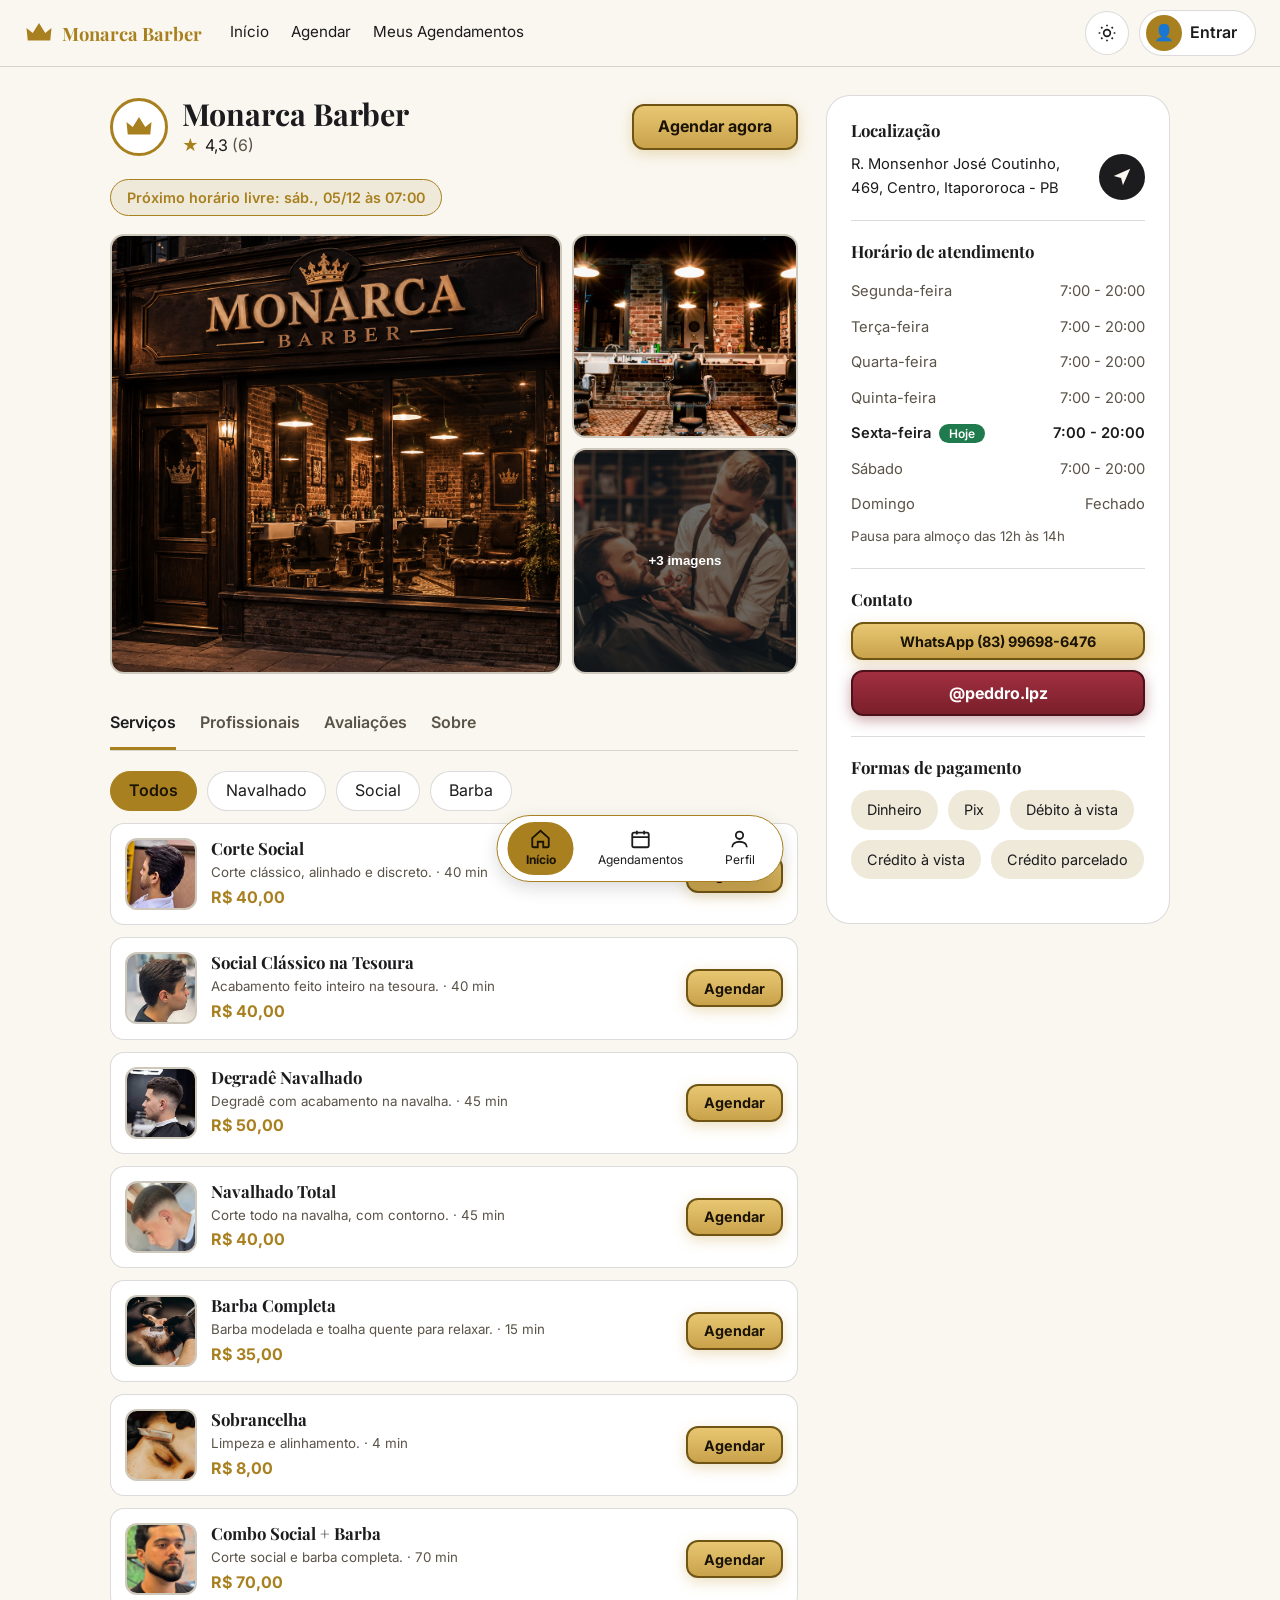
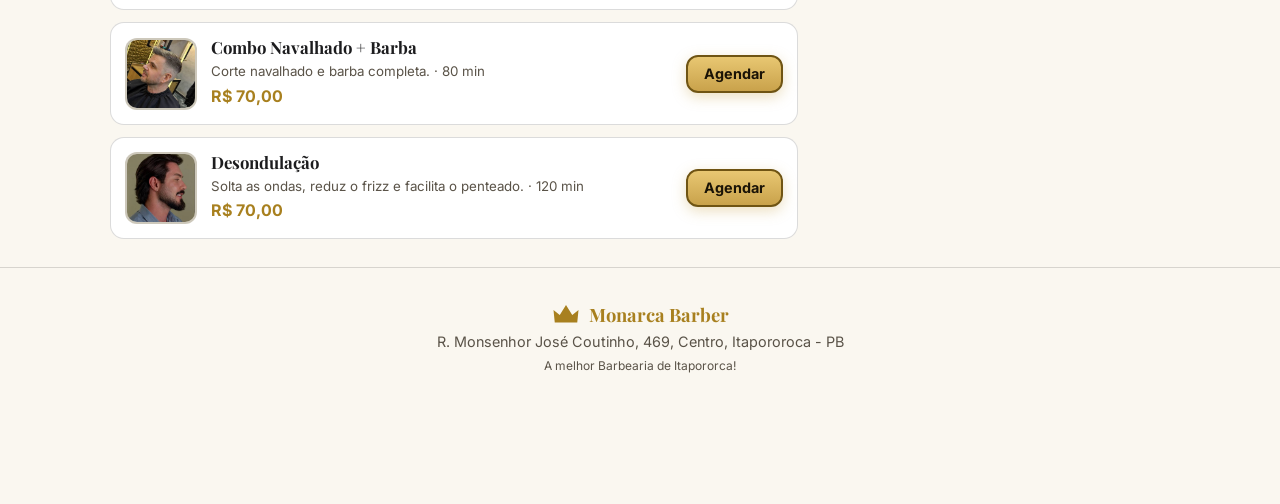
<file: HTML/index.html>
<!DOCTYPE html>
<html lang="pt-BR">
<head>
    <meta charset="UTF-8">
    <meta name="viewport" content="width=device-width, initial-scale=1, viewport-fit=cover">
    <link rel="icon" href="../IMG/logo.svg"> <!-- isso serve para deixar a logo da barbearia em amostra na aba-->
    <link href="https://fonts.googleapis.com/css2?family=Inter:wght@400;600;700&family=Playfair+Display:wght@600;700&display=swap" rel="stylesheet">
    <link rel="stylesheet" href="../CSS/base.css">
    <link rel="stylesheet" href="../CSS/componentes.css">
    <link rel="stylesheet" href="../CSS/paginas.css">
    <script src="../JAVASCRIPT/tema.js"></script>
    <title> Monarca Barber</title>
    <meta name="description" content="Agende seu corte no Monarca Barber: experiência de barbearia premium com profissionais especializados.">
</head>
<body data-pagina="inicio">
    <main class="pagina">

    <!-- Coluna Principal-->    
    <div>
        <div class="cabecalho-loja">
            <div class="logo-redondo"><svg viewBox="0 0 24 24" fill="currentColor" aria-hidden="true"><path d="M3 18h18l1-10-5 4-5-8-5 8-5-4z"/></svg></div> <!-- Imagem da coroa da loja em SVG-->
            <div>
                <h1> Monarca Barber</h1>
                <div id="nota-media"></div>
            </div>
            <a class="btn" id="btn-agendar" href="login.html">Agendar agora</a>
        </div>
        <span class="selo" id="selo"></span> <!-- isso dq é toda aquela coluna principal que aparece na página inicial, com o nome, foto, avaliação da barbearia e botão de agendar-->

        <!-- Fotos da tela inicial-->
        <div class="galeria-topo" id="galeria-topo"></div>

        <!-- 4 abas/painéis: Serviços, Profissionais, Avaliações e sobre que aparecem logo abaixo das fotos do início-->
        <div class="abas-loja" role="tablist">
            <button role="tab" data-aba="servicos" aria-selected="true">Serviços</button>
            <button role="tab" data-aba="profissionais" aria-selected="false">Profissionais</button>
            <button role="tab" data-aba="avaliacoes" aria-hidden="false">Avaliações</button>
            <button role="tab" data-aba="sobre" aria-hidden="false">Sobre</button>
        </div>
        <!-- Só vai aparecer uma por vez-->
        <section class="painel" id="painel-servicos">
            <div class="filtros">
                <button class="ativo" data-cat="todos">Todos</button><button data-cat="navalhado">Navalhado</button>
                <button data-cat="social">Social</button><button data-cat="barba">Barba</button>
            </div>
            <div id="lista-servicos"></div>
        </section>

        <section class="painel" id="painel-profissionais" hidden>
            <div id="lista-profissionais"></div>
        </section>

        <section class="painel" id="painel-avaliacoes" hidden>
            <div class="resumo-notas" id="resumo-notas"></div>
            <p class="suave centro">Apenas clientes com atendimentos concluídos podem avaliar, em <a href="agendamentos.html">Agendamentos</a>.</p>
            <div id="lista-avaliacoes"></div>
        </section>

        <section class="painel" id="painel-sobre" hidden>
            <h2>Sobre a barbearia</h2>
            <p>A Monarca Barber nasceu da vontade de tratar cada cliente como realeza: corte bem feito, ambiente de respeito e horário cumprido. Aqui o tempo do cliente vale tanto quanto o do barbeiro.</p>
            <div class="numeros">
                <div><strong data-alvo="8">0</strong>anos de mercado</div>
                <div><strong data-alvo="3500">0</strong>clientes atendidos</div>
                <div><strong data-alvo="12000">0</strong>cortes realizados</div>
            </div>
            <h2>Jonas Nobre, dono e barbeiro</h2>
            <p style="margin-bottom:14px">Curso profissionalizante de Barbeiro, especialização em cortes navalhados, sociais, visagismo e mais de 8 anos de experiência.</p>
            <ul class="trajetoria">
                <li><strong>2018</strong> Curso de barbeiro</li><li><strong>2020</strong> cortes navalhados</li>
                <li><strong>2022</strong> Visagismo e Social</li><li><strong>2024</strong> Abre a Monarca Barber</li>
            </ul>
        </section>
    </div>

    <!-- Cartão Lateral da tela inicial, com a localização, contatos, formas de pagamentos, etc-->
    <aside class="lateral">
        <section>
            <h2>Localização</h2>
            <div class="endereco">
                <span id="texto-endereco"></span>
                <a class="seta-maps" id="link-maps" target="_blank" rel="noopener noferrer" aria-label="Abrir o endereço da barbearia no Google Maps">
                    <svg viewBox="0 0 24 24" fill="currentColor" aria-hidden="true"><path d="M3 11l18-8-8 18-2-8z"/></svg>
                </a>
            </div>
        </section>
        <section><h2>Horário de atendimento</h2><div id="lista-horarios"></div></section>
        <section>
            <h2>Contato</h2>
            <div class="contatos">
                <a class="btn btn-pequeno" id="link-whats" target="_blank" rel="noopener noferrer">WhatsApp</a>
                <a class="btn btn-vinho bnt-pequeno" id="link-insta" target="_blank" rel="noopener noferrer">Instagram</a>
            </div>
        </section>
        <section><h2>Formas de pagamento</h2><div class="chips" id="lista-pagamentos"></div></section>
    </aside>
    </main>

    <footer class="rodape">
    <div class="logo"><svg viewBox="0 0 24 24" fill="currentColor" aria-hidden="true"><path d="M3 18h18l1-10-5 4-5-8-5 8-5-4z"/></svg>Monarca Barber</div>
    <p class="suave">R. Monsenhor José Coutinho, 469, Centro, Itapororoca - PB</p>
    <p class="suave"><small>A melhor Barbearia de Itapororca!</small></p>
  </footer>

  <div class="lightbox" id="lightbox" role="dialog" aria-label="Foto ampliada">
    <button class="ant" aria-label="Foto anterior">‹</button><div class="foto-box"></div><button class="prox" aria-label="Próxima foto">›</button>
  </div>

  <script src="../JAVASCRIPT/armazenamento.js"></script>
  <script src="../JAVASCRIPT/dados.js"></script>
  <script src="../JAVASCRIPT/auth.js"></script>
  <script src="../JAVASCRIPT/topo.js"></script>
  <script src="../JAVASCRIPT/nav.js"></script>
  <script src="../JAVASCRIPT/home.js"></script>
</body>
</html>
</file>
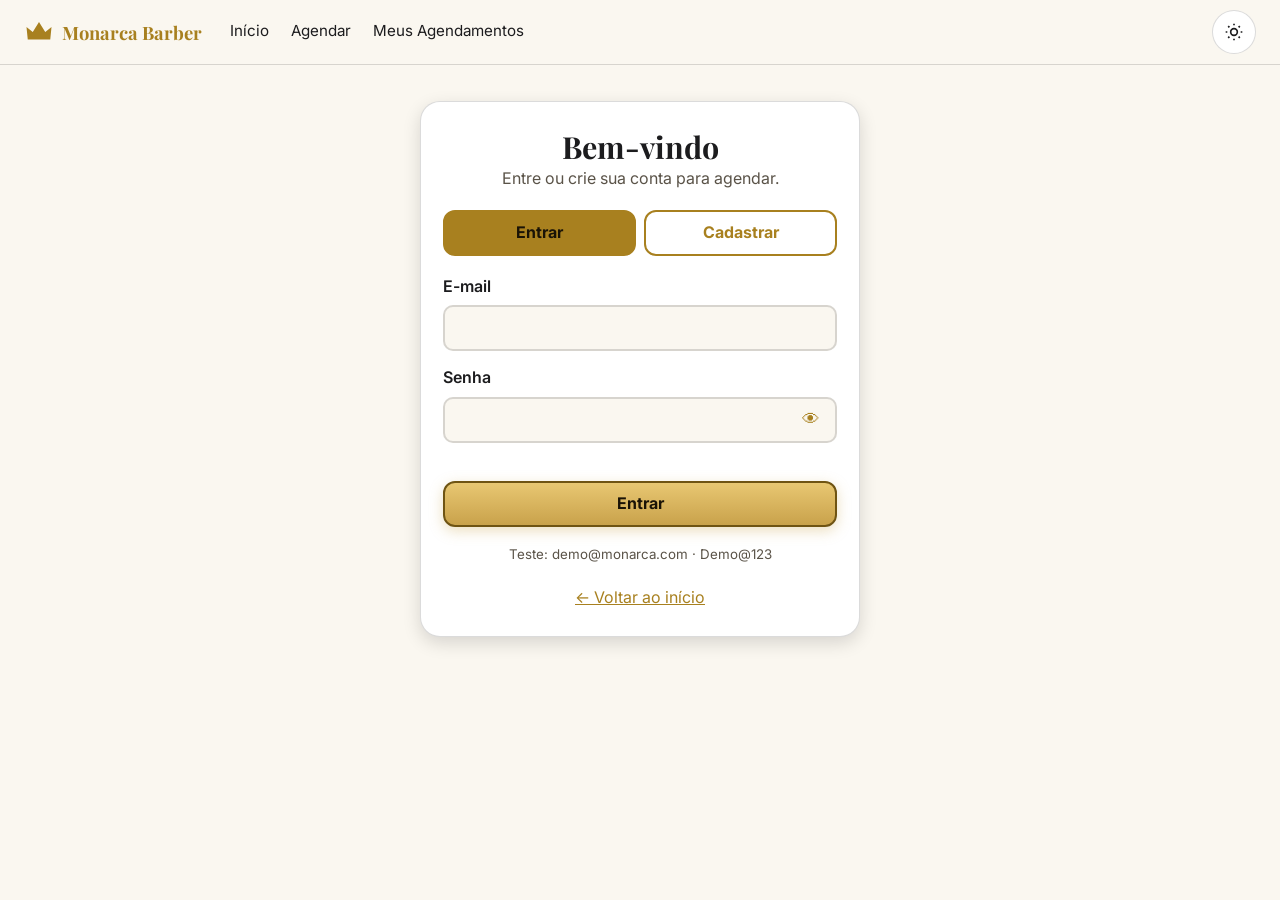
<file: HTML/agendamentos.html>
<!DOCTYPE html>
<html lang="pt-BR">
<head>
    <meta charset="UTF-8">
    <meta name="viewport" content="width=device-width, initial-scale=1, viewport-fit=cover">
    <link rel="icon" href="../IMG/logo.svg">
    <link href="https://fonts.googleapis.com/css2?family=Inter:wght@400;600;700&family=Playfair+Display:wght@600;700&display=swap" rel="stylesheet">
    <link rel="stylesheet" href="../CSS/base.css">
    <link rel="stylesheet" href="../CSS/componentes.css">
    <link rel="stylesheet" href="../CSS/paginas.css">
    <script src="../JAVASCRIPT/tema.js"></script>
    <title>Meus Agendamentos | Monarca Barber</title>
    <meta name="description" content="Confirme e acompanhe seus agendamentos na Monarca Barber.">
</head>
<body data-pagina="agendamentos" data-protegida="1">
    <main class="coluna">
        <h1>Meus Agendamentos</h1>
        <div class="numeros" id="resumo-topo"></div>

        <div class="abas-lojas" role="tablist">
            <button role="tab" data-aba="confirmar" aria-controls="true">Confirmar <span class="contador" id="contador-confirmar">0</span></button>
            <button role="tab" data-aba="concluidos" aria-controls="true">Concluídos <span class="contador" id="contador-concluidos">0</span></button>
            <button role="tab" data-aba="cancelados" aria-controls="true">Cancelados <span class="contador" id="contador-cancelados">0</span></button>
        </div>
        <section id="painel-confirmar"></section>
        <section id="painel-concluidos" hidden></section>
    </main>
    <script src="../JAVASCRIPT/armazenamento.js"></script>
    <script src="../JAVASCRIPT/dados.js"></script>
    <script src="../JAVASCRIPT/auth.js"></script>
    <script src="../JAVASCRIPT/topo.js"></script>
    <script src="../JAVASCRIPT/nav.js"></script>
    <script src="../JAVASCRIPT/agendamentos.js"></script>
</body>
</html>
</file>
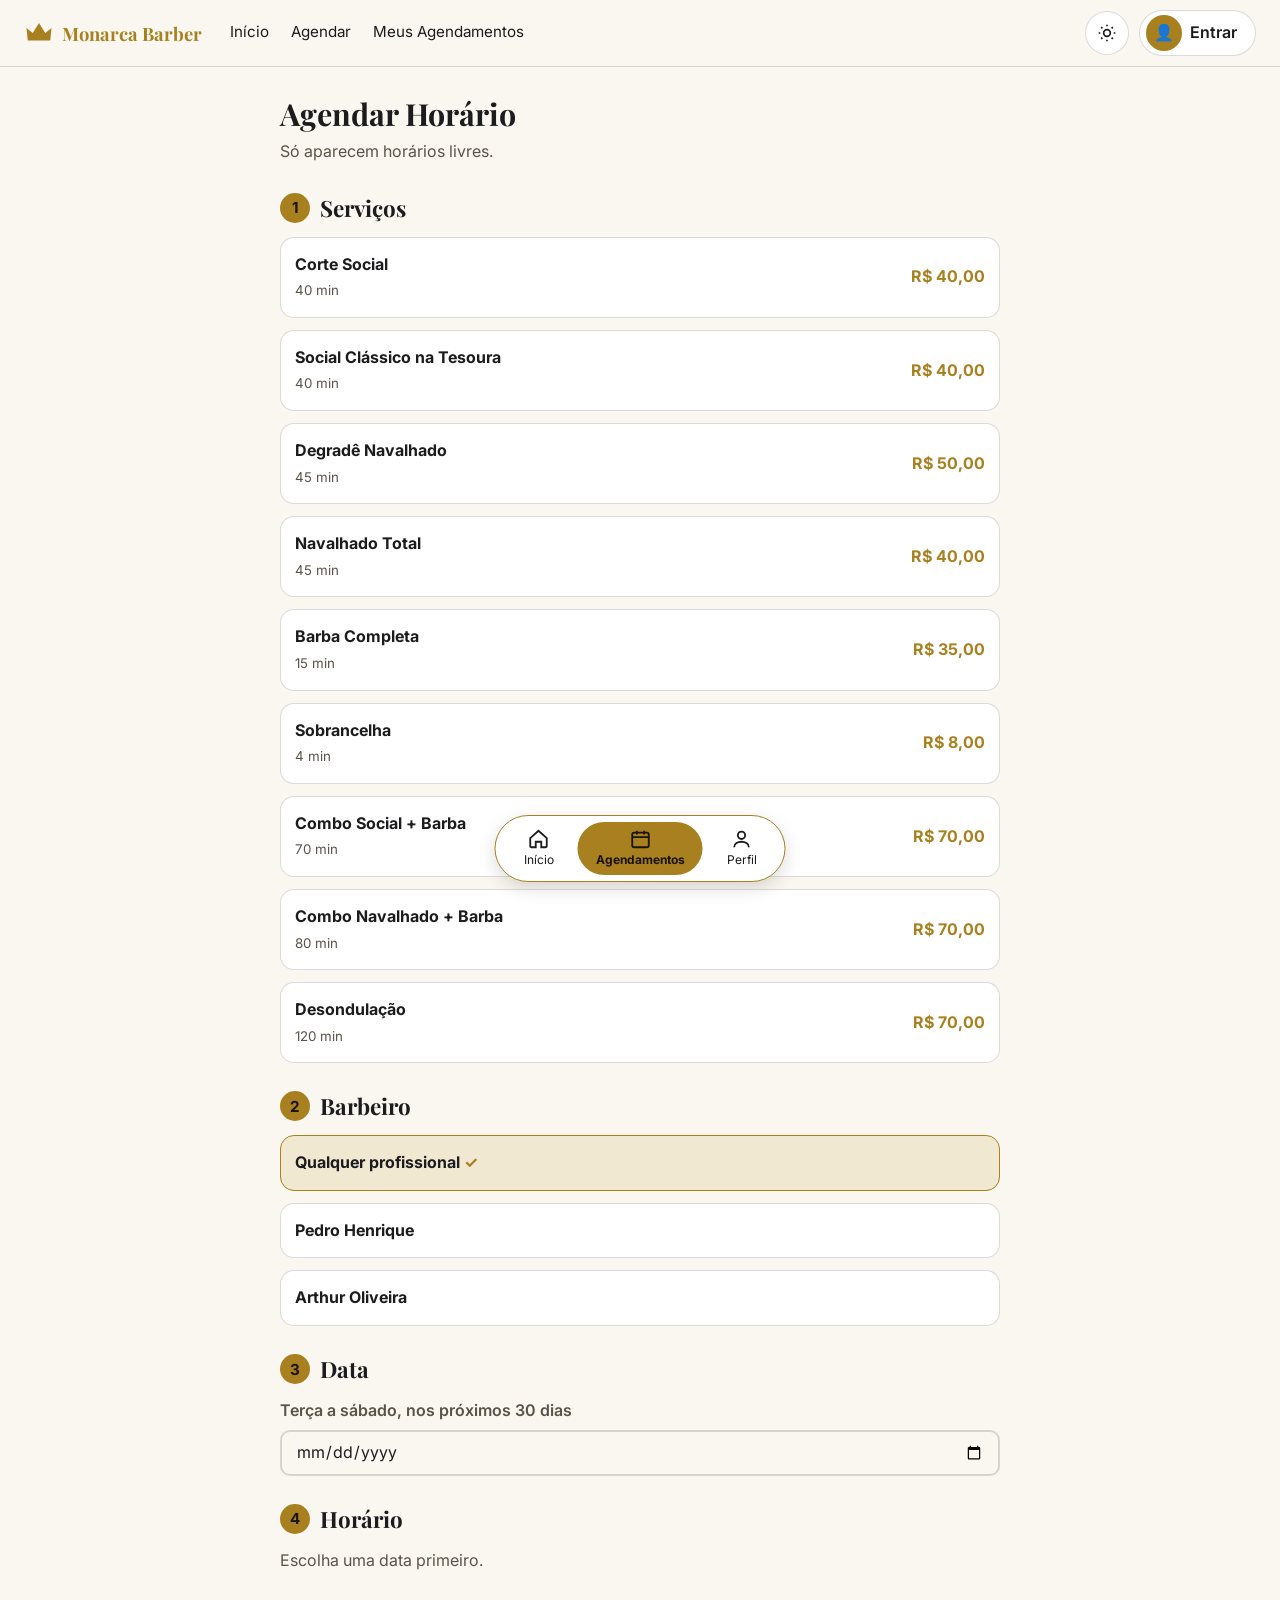
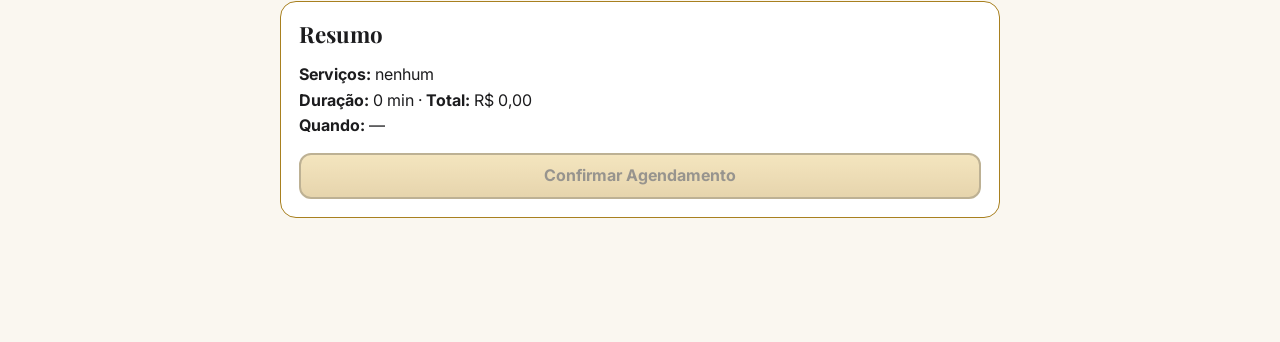
<file: HTML/agendar.html>
<!DOCTYPE html>
<html lang="pt-BR">
<head>
    <meta charset="UTF-8">
    <meta name="viewport" content="width=device-width, initial-scale=1, viewport-fit=cover">
    <link rel="icon" href="data:image/svg+xml,%3Csvg xmlns='http://www.w3.org/2000/svg' viewBox='0 0 24 24'%3E%3Cpath fill='%23C9A24B' d='M3 18h18l1-10-5 4-5-8-5 8-5-4z'/%3E%3C/svg%3E">
    <link href="https://fonts.googleapis.com/css2?family=Inter:wght@400;600;700&family=Playfair+Display:wght@600;700&display=swap" rel="stylesheet">
    <link rel="stylesheet" href="../CSS/base.css">
    <link rel="stylesheet" href="../CSS/componentes.css">
    <link rel="stylesheet" href="../CSS/paginas.css">
    <script src="../JAVASCRIPT/tema.js"></script>
    <title>Agendar Horário | Monarca Barber</title>
    <meta name="description" content="Escolha serviço, barbeiro, data e horário na nossa barbearia.">
</head>
<body data-pagina="agendamentos" data-pagina="1">
    <main class="coluna">
        <h1>Agendar Horário</h1>
        <p class="suave">Só aparecem horários livres.</p>

        <section class="passo"><h2><span>1</span>Serviços</h2><div id="lista-servicos"></div></section>
        <section class="passo"><h2><span>2</span>Barbeiro</h2><div id="lista-barbeiros"></div></section>
        <section class="passo"><h2><span>3</span>Data</h2>
            <label for="data" class="suave" style="margin-top:0">Terça a sábado, nos próximos 30 dias</label>
            <input type="date" id="data">
        </section>
        <section class="passo"><h2><span>4</span>Horário</h2><div class="horarios" id="lista-horarios"></div></section>

        <section class="resumo-agendar">
            <h2>Resumo</h2>
            <div id="resumo"></div>
            <button class="btn" id="btn-confirmar" type="button" disabled>Confirmar Agendamento</button>
        </section>
    </main>
    <script src="../JAVASCRIPT/armazenamento.js"></script>
    <script src="../JAVASCRIPT/dados.js"></script>
    <script src="../JAVASCRIPT/auth.js"></script>
    <script src="../JAVASCRIPT/topo.js"></script>
    <script src="../JAVASCRIPT/nav.js"></script>
    <script src="../JAVASCRIPT/agenda.js"></script>
    <script src="../JAVASCRIPT/agendar.js"></script>
</body>
</html>
</file>
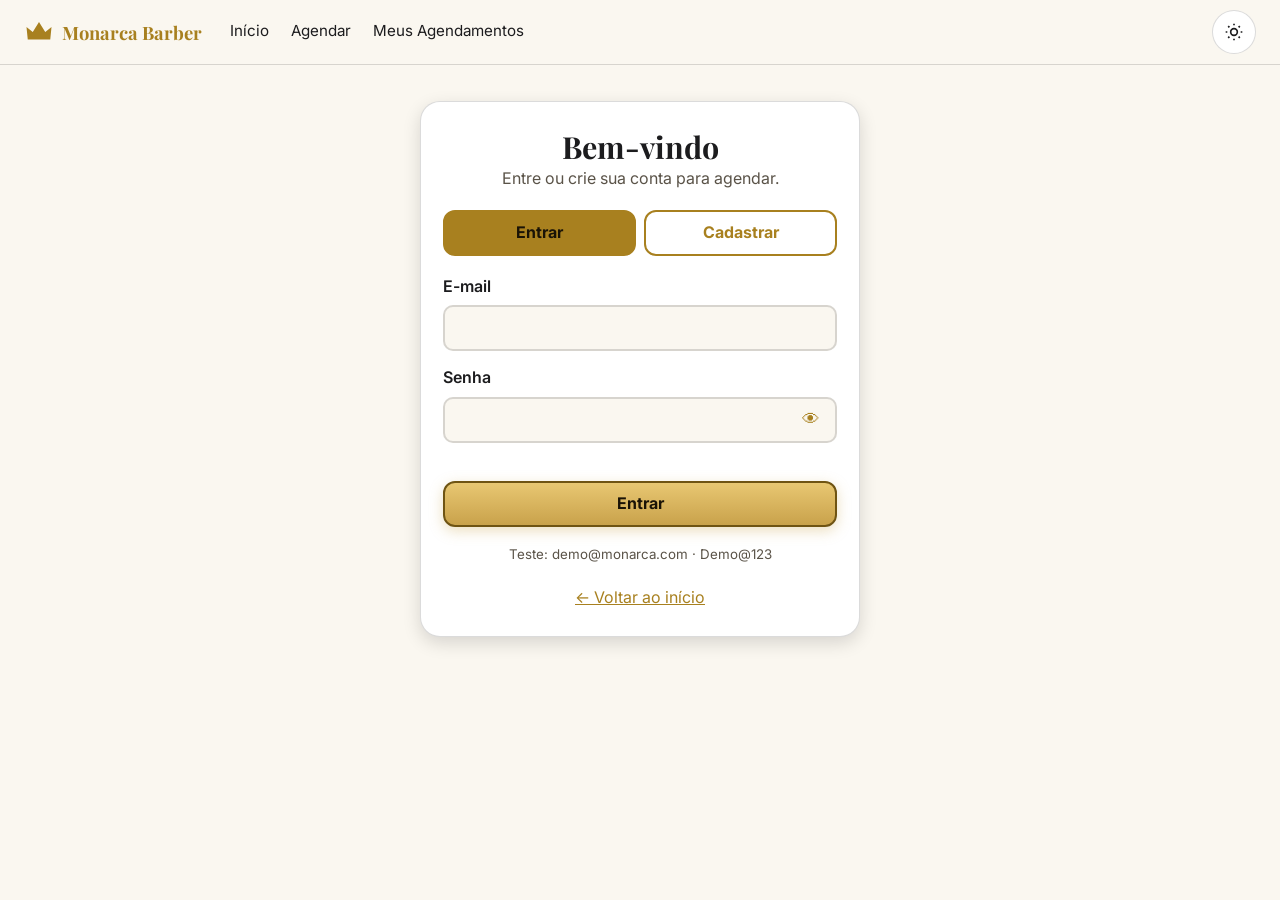
<file: HTML/login.html>
<!DOCTYPE html>
<html lang="pt-BR">
<head>
  <meta charset="UTF-8">
  <meta name="viewport" content="width=device-width, initial-scale=1, viewport-fit=cover">
  <link rel="icon" href="data:image/svg+xml,%3Csvg xmlns='http://www.w3.org/2000/svg' viewBox='0 0 24 24'%3E%3Cpath fill='%23C9A24B' d='M3 18h18l1-10-5 4-5-8-5 8-5-4z'/%3E%3C/svg%3E">
  <link href="https://fonts.googleapis.com/css2?family=Inter:wght@400;600;700&family=Playfair+Display:wght@600;700&display=swap" rel="stylesheet">
  <link rel="stylesheet" href="../CSS/base.css">
  <link rel="stylesheet" href="../CSS/componentes.css">
  <link rel="stylesheet" href="../CSS/paginas.css">
  <script src="../JAVASCRIPT/tema.js"></script>
  <title>Entrar | Monarca Barber</title>
  <meta name="description" content="Entre ou cadastre-se para agendar seu horário na Monarca Barber.">
</head>
<body data-login="1">
  <main class="caixa">
    <h1>Bem-vindo</h1>
    <p class="suave">Entre ou crie sua conta para agendar.</p>
    <div class="abas" role="tablist">
      <button type="button" role="tab" data-aba="entrar" aria-selected="true">Entrar</button>
      <button type="button" role="tab" data-aba="cadastrar" aria-selected="false">Cadastrar</button>
    </div>

    <form id="form-entrar" novalidate>
      <div class="grupo"><label for="e-email">E-mail</label><input id="e-email" type="email" autocomplete="email" required></div>
      <div class="grupo"><label for="e-senha">Senha</label>
        <div class="campo-senha"><input id="e-senha" type="password" autocomplete="current-password" required><button class="ver-senha" type="button" aria-label="Mostrar ou ocultar senha">👁</button></div>
        <span class="erro" id="erro-entrar" role="alert"></span></div>
      <button class="btn" type="submit">Entrar</button>
      <p class="suave" style="margin-top:14px"><small>Teste: demo@monarca.com · Demo@123</small></p>
    </form>

    <form id="form-cadastro" hidden novalidate>
      <div class="grupo"><label for="c-nome">Nome</label><input id="c-nome" data-regra="nome" autocomplete="name"><span class="erro"></span></div>
      <div class="grupo"><label for="c-email">E-mail</label><input id="c-email" type="email" data-regra="email" autocomplete="email"><span class="erro"></span></div>
      <div class="grupo"><label for="c-telefone">Telefone</label><input id="c-telefone" data-regra="telefone" inputmode="numeric" placeholder="(83) 9 9999-9999"><span class="erro"></span></div>
      <div class="grupo"><label for="c-senha">Senha</label>
        <div class="campo-senha"><input id="c-senha" type="password" data-regra="senha" autocomplete="new-password"><button class="ver-senha" type="button" aria-label="Mostrar ou ocultar senha">👁</button></div><span class="erro"></span></div>
      <div class="grupo"><label for="c-confirma">Confirmar senha</label>
        <div class="campo-senha"><input id="c-confirma" type="password" data-regra="confirma" autocomplete="new-password"><button class="ver-senha" type="button" aria-label="Mostrar ou ocultar senha">👁</button></div><span class="erro"></span></div>
      <button class="btn" type="submit">Criar conta</button>
    </form>
    <p style="margin-top:18px"><a href="index.html">← Voltar ao início</a></p>
  </main>
  <script src="../JAVASCRIPT/armazenamento.js"></script>
  <script src="../JAVASCRIPT/auth.js"></script>
  <script src="../JAVASCRIPT/topo.js"></script>
  <script src="../JAVASCRIPT/login.js"></script>
</body>
</html>
</file>
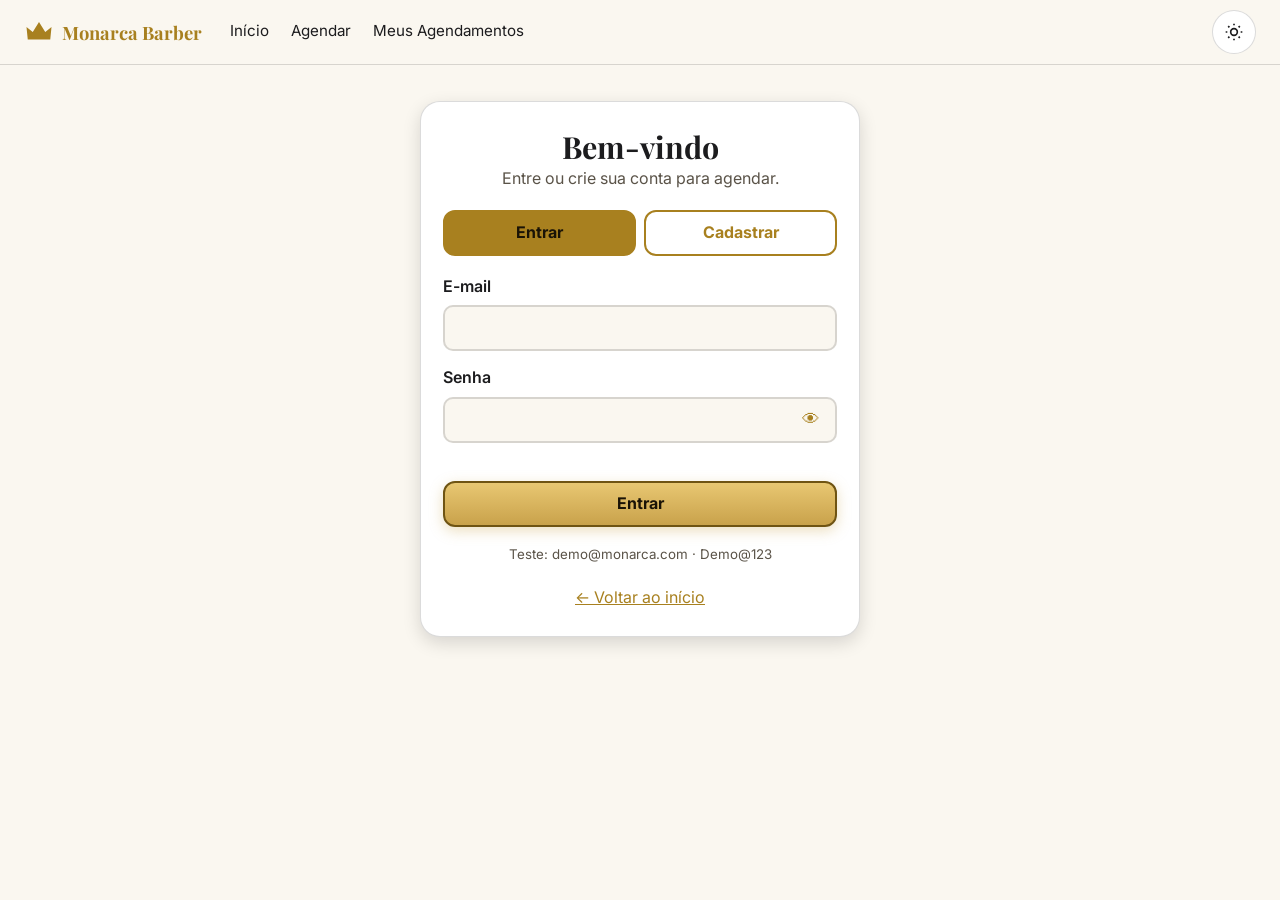
<file: HTML/perfil.html>
<!DOCTYPE html>
<html lang="pt-BR">
<head>
    <meta charset="UTF-8">
    <meta name="viewport" content="width=device-width, initial-scale=1, viewport-fit=cover">
    <link rel="icon" href="data:image/svg+xml,%3Csvg xmlns='http://www.w3.org/2000/svg' viewBox='0 0 24 24'%3E%3Cpath fill='%23C9A24B' d='M3 18h18l1-10-5 4-5-8-5 8-5-4z'/%3E%3C/svg%3E">
    <link href="https://fonts.googleapis.com/css2?family=Inter:wght@400;600;700&family=Playfair+Display:wght@600;700&display=swap" rel="stylesheet">
    <link rel="stylesheet" href="../CSS/base.css">
    <link rel="stylesheet" href="../CSS/componentes.css">
    <link rel="stylesheet" href="../CSS/paginas.css">
    <script src="../JAVASCRIPT/tema.js"></script>
    <title>Meu perfil | Monarca Barber</title>
    <meta name="description" content="Meu perfil no Monarca Barber.">
</head>
<body data-pagina="perfil" data-protegida="1">
    <main class="vazio">
        <h1>Meu Perfil</h1>
        <p class="suave" style="margin: 14px 0 20px;">Esta tela será montada na próxima etapa.</p>
        <a class="bnt" href="index.html">Voltar ao Início</a>
    </main>
    <script src="../JAVASCRIPT/armazenamento.js"></script>
    <script src="../JAVASCRIPT/dados.js"></script>
    <script src="../JAVASCRIPT/auth.js"></script>
    <script src="../JAVASCRIPT/topo.js"></script>
    <script src="../JAVASCRIPT/nav.js"></script>
</body>
</html>
</file>
<file: CSS/base.css>
/* ===== BASE: cores, reset, textos e formulários ===== */

/* Cores do tema escuro (padrão). Para mudar uma cor do site inteiro, mude aqui */
:root{
  --fundo:#0C0C0D; --fundo2:#232326; --superficie:#18181A; --texto:#F2EDE4; --texto-suave:#A9A398;
  --dourado:#C9A24B; --dourado-escuro:#8E6F26; --vinho:#7A1F2B; --verde:#1F7A4D;
  --borda:rgba(255,255,255,.12); --sombra:0 6px 18px rgba(0,0,0,.45);
}
/* Cores do tema claro: o JavaScript só troca o data-theme e estas cores entram no lugar */
[data-theme="light"]{
  --fundo:#FAF7F0; --fundo2:#EFE9DA; --superficie:#FFFFFF; --texto:#1C1C1E; --texto-suave:#5A5348;
  --dourado:#A8801F; --dourado-escuro:#6F5413; --borda:rgba(0,0,0,.14); --sombra:0 6px 18px rgba(0,0,0,.14);
}

/* Reset: tira as margens padrão do navegador */
*{box-sizing:border-box;margin:0;padding:0}
html{scroll-behavior:smooth}
body{font-family:Inter,system-ui,sans-serif;background:var(--fundo);color:var(--texto);line-height:1.6;padding-bottom:96px;transition:background .3s,color .3s}

/* Textos */
h1,h2,h3{font-family:'Playfair Display',Georgia,serif;line-height:1.25}
h1{font-size:1.9rem}
h2{font-size:1.4rem;margin-bottom:14px}
h3{font-size:1.05rem}
a{color:var(--dourado)}
img{max-width:100%;display:block}
.suave{color:var(--texto-suave)}
.centro{text-align:center}
:focus-visible{outline:3px solid var(--dourado);outline-offset:2px}

/* Formulários */
label{display:block;text-align:left;font-weight:600;margin:14px 0 6px}
input{width:100%;min-height:46px;padding:0 14px;border-radius:10px;border:2px solid var(--borda);background:var(--fundo);color:var(--texto);font:inherit}
input:focus{border-color:var(--dourado);outline:none}
.erro{display:block;text-align:left;color:#ff7b7b;font-size:.85rem;min-height:1.2em;margin-top:4px}
[data-theme="light"] .erro{color:#b3261e}
</file>
<file: CSS/componentes.css>
/* ===== COMPONENTES: peças usadas em várias páginas ===== */

/* Botão principal: gradiente dourado, borda e brilho */
.btn{display:inline-flex;align-items:center;justify-content:center;gap:8px;min-height:46px;padding:0 24px;border-radius:12px;border:2px solid var(--dourado-escuro);background:linear-gradient(180deg,#E8C772,#C9A24B);color:#1A1306;font:inherit;font-weight:700;cursor:pointer;text-decoration:none;box-shadow:0 4px 14px rgba(201,162,75,.35);transition:transform .15s,box-shadow .15s}
.btn:hover{transform:translateY(-2px);box-shadow:0 6px 18px rgba(201,162,75,.5)}
.btn:active{transform:translateY(1px)}
.btn-vinho{background:linear-gradient(180deg,#A12F3F,var(--vinho));border-color:#4D1219;color:#fff;box-shadow:0 4px 14px rgba(122,31,43,.4)}
.btn-contorno{background:transparent;color:var(--dourado);border-color:var(--dourado);box-shadow:none}
.btn-pequeno{min-height:38px;padding:0 16px;font-size:.9rem}
.btn-icone{display:inline-flex;align-items:center;justify-content:center;width:44px;height:44px;border-radius:50%;border:1px solid var(--borda);background:var(--superficie);color:var(--texto);cursor:pointer;font-size:1.1rem}
.btn-icone svg{width:20px;height:20px}
.btn-icone:hover{border-color:var(--dourado)}

/* Topo: logo, links, tema e botão do usuário */
.topo{position:sticky;top:0;z-index:50;display:flex;align-items:center;justify-content:space-between;gap:14px;padding:10px 24px;background:var(--fundo);border-bottom:1px solid var(--borda)}
.topo-esquerda{display:flex;align-items:center;gap:28px}
.logo{display:flex;align-items:center;gap:8px;font:700 1.15rem 'Playfair Display',Georgia,serif;color:var(--dourado);text-decoration:none}
.logo svg{width:30px;height:30px}
.topo-links{display:none;gap:22px}
.topo-links a{color:var(--texto);text-decoration:none;font-size:.95rem;padding:6px 0;border-bottom:2px solid transparent}
.topo-links a:hover,.topo-links a[aria-current="page"]{border-color:var(--dourado)}
@media(min-width:760px){.topo-links{display:flex}}
.acoes{display:flex;gap:10px;align-items:center}

/* Botão do usuário em formato de pílula (com avatar) */
.pilula{display:inline-flex;align-items:center;gap:8px;min-height:46px;padding:4px 18px 4px 6px;border-radius:30px;border:1px solid var(--borda);background:var(--superficie);color:var(--texto);font:inherit;font-weight:600;text-decoration:none;cursor:pointer}
.pilula:hover{border-color:var(--dourado)}
.avatar{display:grid;place-items:center;width:36px;height:36px;border-radius:50%;background:var(--dourado);color:#1A1306;font-weight:700}
.dropdown{position:relative}
.dropdown-lista{display:none;position:absolute;right:0;top:100%;margin-top:8px;min-width:170px;background:var(--superficie);border:1px solid var(--borda);border-radius:12px;box-shadow:var(--sombra);overflow:hidden}
.dropdown.aberto .dropdown-lista{display:block}
.dropdown-lista a,.dropdown-lista button{display:block;width:100%;padding:12px 16px;background:none;border:0;color:var(--texto);text-align:left;text-decoration:none;font:inherit;cursor:pointer}
.dropdown-lista a:hover,.dropdown-lista button:hover{background:var(--fundo2)}

/* Moldura de foto: sem arquivo na pasta IMG, a moldura fica vazia */
.foto-box{position:relative;width:100%;aspect-ratio:4/3;border-radius:14px;border:2px solid var(--borda);background:var(--fundo2);overflow:hidden}
.foto-box img{width:100%;height:100%;object-fit:cover}
.chip{display:inline-block;padding:8px 16px;border-radius:20px;background:var(--fundo2);font-size:.9rem}
.estrelas{color:var(--dourado);letter-spacing:2px}

/* Aviso (toast) */
.aviso{position:fixed;left:50%;bottom:110px;transform:translateX(-50%);background:var(--superficie);border:2px solid var(--dourado);padding:12px 20px;border-radius:12px;box-shadow:var(--sombra);z-index:90}

/* Barra flutuante com 3 abas (criada pelo nav.js) */
.barra{position:fixed;z-index:60;bottom:0;left:0;right:0;display:flex;justify-content:space-around;background:var(--superficie);border-top:1px solid var(--dourado);padding:6px 0 calc(6px + env(safe-area-inset-bottom))}
.barra a{display:flex;flex-direction:column;align-items:center;min-height:48px;padding:6px 18px;border-radius:12px;font-size:.75rem;color:var(--texto);text-decoration:none}
.barra svg{width:22px;height:22px}
.barra a[aria-current="page"]{background:var(--dourado);color:#1A1306;font-weight:700}
@media(min-width:800px){.barra{left:50%;right:auto;transform:translateX(-50%);bottom:18px;gap:6px;padding:6px 10px;border:1px solid var(--dourado);border-radius:40px;box-shadow:var(--sombra)}.barra a{border-radius:30px}}

/* Quem pediu menos movimento no sistema não vê animações */
@media(prefers-reduced-motion:reduce){*{transition:none!important;animation:none!important;scroll-behavior:auto!important}}
</file>
<file: CSS/paginas.css>
/* ===== PÁGINAS: estilos de cada tela ===== */

/* INÍCIO: duas colunas no computador (conteúdo + cartão lateral), uma coluna no celular */
.pagina{display:grid;gap:28px;max-width:1100px;margin:0 auto;padding:28px 20px}
@media(min-width:900px){.pagina{grid-template-columns:minmax(0,2fr) minmax(0,1fr);align-items:start}}

/* Cabeçalho da barbearia: logo redonda, nome, nota e botão de agendar */
.cabecalho-loja{display:flex;align-items:center;gap:14px;flex-wrap:wrap;margin-bottom:20px}
.logo-redondo{display:grid;place-items:center;width:58px;height:58px;border-radius:50%;border:3px solid var(--dourado);background:var(--superficie);color:var(--dourado)}
.logo-redondo svg{width:30px;height:30px}
.cabecalho-loja .btn{margin-left:auto}
.selo{display:inline-block;margin-bottom:18px;padding:6px 16px;border-radius:20px;background:var(--fundo2);border:1px solid var(--dourado);color:var(--dourado);font-size:.9rem;font-weight:600}

/* Galeria de cima: 1 foto grande à esquerda e 2 menores à direita */
.galeria-topo{display:grid;grid-template-columns:2fr 1fr;grid-template-rows:1fr 1fr;gap:10px;height:clamp(240px,42vw,440px);margin-bottom:24px}
.galeria-topo button{padding:0;border:0;background:none;cursor:pointer}
.galeria-topo button:first-child{grid-row:span 2}
.galeria-topo .foto-box{height:100%;aspect-ratio:auto}
.mais-fotos{position:absolute;inset:0;display:grid;place-items:center;background:rgba(0,0,0,.55);color:#fff;font-weight:700}

/* Abas (Serviços, Profissionais...) com sublinhado dourado na aba ativa */
.abas-loja{display:flex;gap:24px;border-bottom:1px solid var(--borda);margin-bottom:20px;overflow-x:auto}
.abas-loja button{padding:12px 0;border:0;border-bottom:3px solid transparent;background:none;color:var(--texto-suave);font:inherit;font-weight:600;cursor:pointer;white-space:nowrap}
.abas-loja button[aria-selected="true"]{color:var(--texto);border-color:var(--dourado)}
.filtros{display:flex;flex-wrap:wrap;gap:10px;margin-bottom:6px}
.filtros button{min-height:40px;padding:0 18px;border-radius:25px;border:1px solid var(--borda);background:var(--superficie);color:var(--texto);font:inherit;cursor:pointer;transition:background .2s}
.filtros button:hover{border-color:var(--dourado)}
.filtros button.ativo{background:var(--dourado);border-color:var(--dourado);color:#1A1306;font-weight:600}

/* Linhas de serviço, profissional e avaliação */
.linha{display:flex;align-items:center;gap:14px;margin-top:12px;padding:14px;background:var(--superficie);border:1px solid var(--borda);border-radius:14px}
.linha .foto-box{width:72px;aspect-ratio:1;flex-shrink:0;border-radius:12px}
.linha .info{flex:1}
.linha .preco{color:var(--dourado);font-weight:700}
.linha.redonda .foto-box{border-radius:50%}
.avaliacao{display:block}
.resumo-notas{text-align:center;margin-bottom:10px}
.resumo-notas strong{font:700 3rem 'Playfair Display',serif;color:var(--dourado)}
.barra-nota{display:flex;align-items:center;gap:8px;max-width:300px;margin:4px auto}
.barra-nota div{flex:1;height:8px;border-radius:4px;background:var(--fundo2);overflow:hidden}
.barra-nota i{display:block;height:100%;background:var(--dourado)}
.numeros{display:flex;gap:12px;flex-wrap:wrap;margin:18px 0}
.numeros div{flex:1;min-width:120px;padding:14px;text-align:center;background:var(--superficie);border:1px solid var(--borda);border-radius:14px}
.numeros strong{display:block;font:700 1.8rem 'Playfair Display',serif;color:var(--dourado)}
.trajetoria{display:flex;flex-wrap:wrap;gap:10px;list-style:none}
.trajetoria li{padding:8px 16px;border-radius:20px;background:var(--fundo2)}

/* Cartão lateral: localização, horários, contato e pagamento */
.lateral{padding:24px;background:var(--superficie);border:1px solid var(--borda);border-radius:24px}
.lateral section{padding:20px 0;border-top:1px solid var(--borda)}
.lateral section:first-child{padding-top:0;border-top:0}
.lateral h2{font-size:1.05rem;margin-bottom:12px}
.endereco{display:flex;align-items:center;justify-content:space-between;gap:14px;font-size:.92rem}
.seta-maps{flex-shrink:0;display:grid;place-items:center;width:46px;height:46px;border-radius:50%;border:2px solid var(--texto);background:var(--texto);color:var(--fundo)}
.seta-maps svg{width:22px;height:22px}
.dia{display:flex;justify-content:space-between;align-items:center;padding:6px 0;font-size:.92rem;color:var(--texto-suave)}
.dia.hoje{color:var(--texto);font-weight:600}
.badge-hoje{margin-left:8px;padding:2px 10px;border-radius:12px;background:var(--verde);color:#fff;font-size:.75rem}
.contatos{display:grid;gap:10px}
.chips{display:flex;flex-wrap:wrap;gap:10px}

/* Rodapé e galeria ampliada (lightbox) */
.rodape{padding:32px 20px;text-align:center;border-top:1px solid var(--borda);font-size:.9rem}
.rodape .logo{justify-content:center}
.lightbox{position:fixed;inset:0;z-index:100;display:none;align-items:center;justify-content:center;gap:8px;padding:16px;background:rgba(0,0,0,.88)}
.lightbox.aberto{display:flex}
.lightbox .foto-box{max-width:min(640px,80vw)}
.lightbox button{width:46px;height:46px;border-radius:50%;border:1px solid var(--dourado);background:var(--superficie);color:var(--dourado);font-size:1.6rem;cursor:pointer}

/* LOGIN e telas em construção: caixa centralizada */
.caixa,.vazio{max-width:440px;margin:36px auto;padding:26px 22px;text-align:center;background:var(--superficie);border:1px solid var(--borda);border-radius:20px;box-shadow:var(--sombra)}
.abas{display:flex;gap:8px;margin:18px 0}
.abas button{flex:1;min-height:46px;border-radius:12px;border:2px solid var(--dourado);background:transparent;color:var(--dourado);font:inherit;font-weight:700;cursor:pointer}
.abas button[aria-selected="true"]{background:var(--dourado);color:#1A1306}
.campo-senha{position:relative}
.campo-senha .ver-senha{position:absolute;right:6px;top:3px;width:40px;height:40px;border:0;background:none;color:var(--dourado);cursor:pointer;font-size:1.1rem}
form .btn{width:100%;margin-top:18px}

/* AGENDAR e AGENDAMENTOS: coluna central estreita */
.coluna{max-width:760px;margin:0 auto;padding:28px 20px}
.coluna h1{margin-bottom:6px}
.passo{margin-top:28px}
.passo h2{display:flex;align-items:center;gap:10px}
.passo h2 span{display:grid;place-items:center;width:30px;height:30px;border-radius:50%;background:var(--dourado);color:#1A1306;font:700 .95rem Inter,sans-serif}

/* Opções clicáveis (serviço e barbeiro): a selecionada ganha borda e fundo dourados */
.opcao{width:100%;font:inherit;color:var(--texto);text-align:left;cursor:pointer;transition:border-color .2s}
.opcao:hover{border-color:var(--dourado)}
.opcao.selecionado,.horario.selecionado{border-color:var(--dourado);background:rgba(201,162,75,.18)}
.opcao.selecionado .info strong::after{content:" ✓";color:var(--dourado)}

/* Grade de horários: os indisponíveis ficam apagados e riscados */
.horarios{display:grid;grid-template-columns:repeat(auto-fill,minmax(84px,1fr));gap:10px}
.horario{min-height:44px;border-radius:10px;border:1px solid var(--borda);background:var(--superficie);color:var(--texto);font:inherit;cursor:pointer}
.horario:hover:not(:disabled){border-color:var(--dourado)}
.horario:disabled{opacity:.4;text-decoration:line-through;cursor:not-allowed}
.horarios p{grid-column:1/-1}
.resumo-agendar{margin-top:28px;padding:18px;background:var(--superficie);border:1px solid var(--dourado);border-radius:16px}
.resumo-agendar .btn{width:100%;margin-top:14px}
.btn:disabled{opacity:.45;cursor:not-allowed;transform:none;box-shadow:none}

/* Cartões da tela de agendamentos */
.cartao{margin-top:14px;padding:16px;background:var(--superficie);border:1px solid var(--borda);border-left:5px solid var(--dourado);border-radius:14px}
.topo-cartao{display:flex;justify-content:space-between;align-items:center;gap:10px;margin-bottom:6px;text-transform:capitalize}
.acoes-cartao{display:flex;flex-wrap:wrap;gap:10px;margin-top:12px}
.contador{display:inline-block;min-width:22px;margin-left:6px;padding:0 7px;border-radius:12px;background:var(--fundo2);color:var(--texto);font-size:.8rem}
</file>
